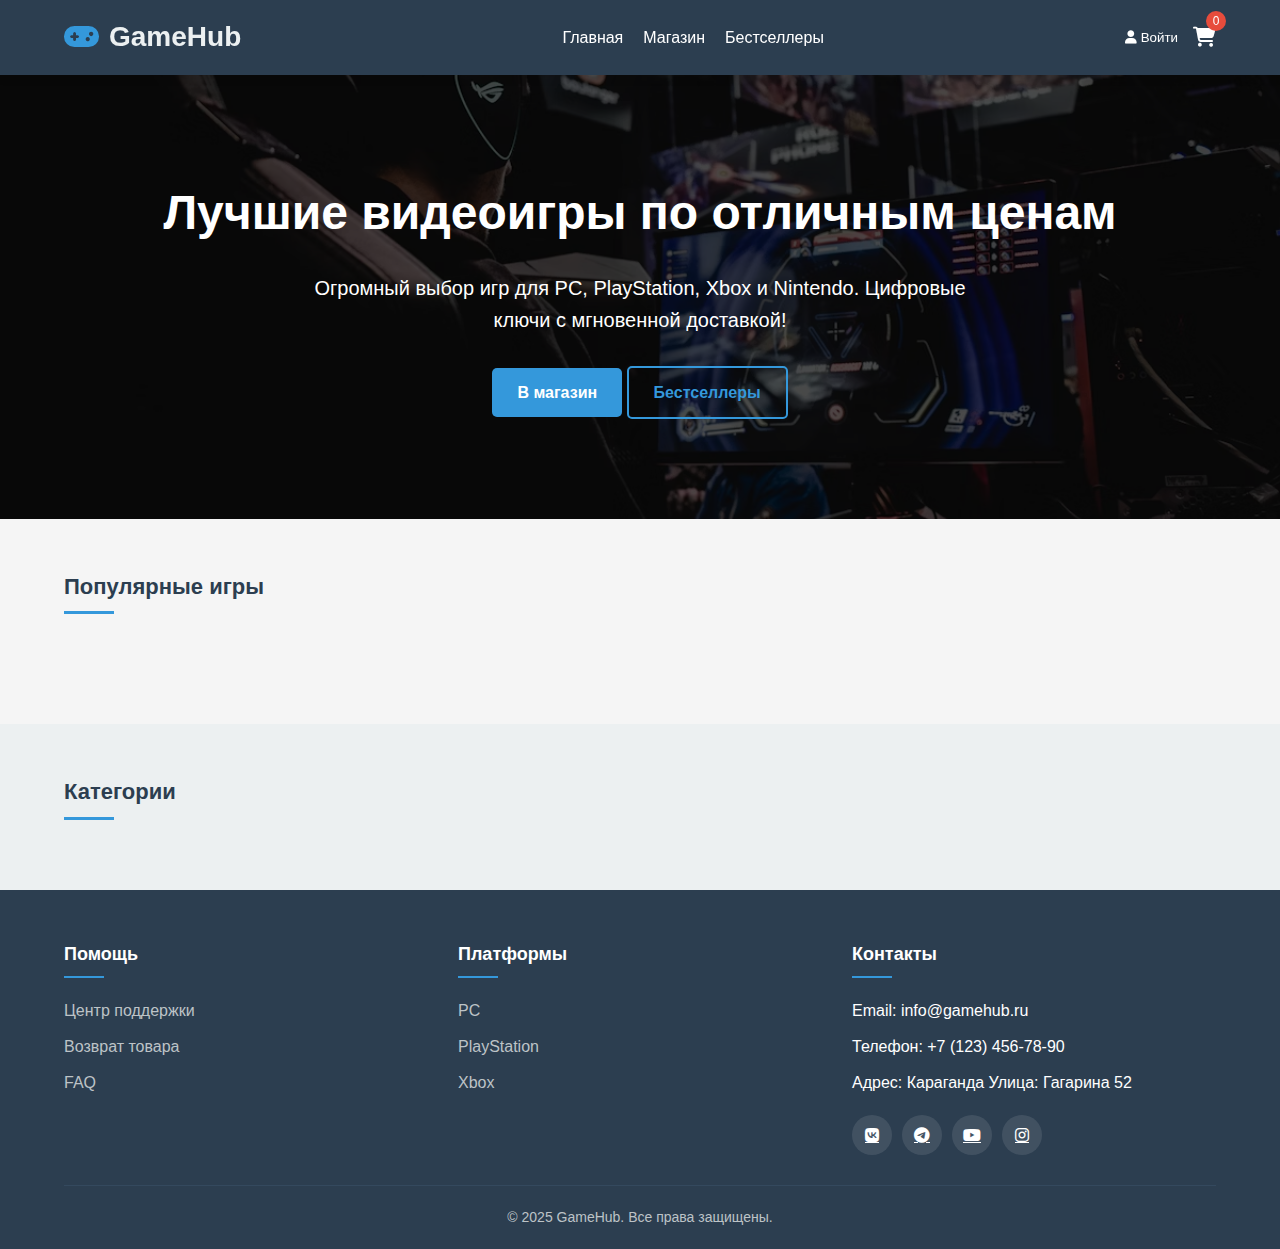
<file: index.html>
<!DOCTYPE html>
<html lang="ru">
<head>
    <meta charset="UTF-8">
    <meta name="viewport" content="width=device-width, initial-scale=1.0">
    <title>GameHub - Магазин видеоигр</title>
    <link rel="stylesheet" href="fontawesome-free-6.7.2-web\css/all.min.css">
   <link rel="stylesheet" href="main.css">
</head>
<body>
    <header>
        <div class="container">
            <div class="header-content">
                <div class="logo">
                    <i class="fas fa-gamepad"></i>Game<span>Hub</span>
                </div>
                <nav>
                    <ul>
                       <li><a href="glavnaya stranica.html">Главная</a></li>
                        <li><a href="magazin.html" class="active">Магазин</a></li>
                        <li><a href="bestsellers.html">Бестселлеры</a></li>
                        
                    </ul>
                </nav>
                <div class="search-cart">
                    <button id="authBtn" style="background: none; border: none; color: white; margin-right: 15px; cursor: pointer;">
                        <i class="fas fa-user"></i> Войти
                    </button>
                    <div class="cart-icon" id="cartIcon">
                        <i class="fas fa-shopping-cart"></i>
                        <span class="cart-count">0</span>
                    </div>
                </div>
            </div>
        </div>
    </header>
    
    <div class="auth-modal" id="authModal">
        <div class="modal-content" style="max-width: 400px;">
            <span class="close-modal">&times;</span>
            <div class="auth-tabs">
                <div class="auth-tab active" data-tab="login">Вход</div>
                <div class="auth-tab" data-tab="register">Регистрация</div>
            </div>
            <div class="modal-body">
                <form class="auth-form active" id="loginForm" action="profile.html" method="GET">
                    <input type="email" placeholder="Email" required>
                    <input type="password" placeholder="Пароль" required>
                    <button class="btn" type="submit">Войти</button>
                    <div class="auth-switch">
                        Нет аккаунта? <a class="" id="switchToRegister">Зарегистрироваться</a>
                    </div>
                </form>
                
                <form class="auth-form" id="registerForm" action="profile.html" method="GET">
                    <input type="text" placeholder="Имя" required>
                    <input type="email" placeholder="Email" required>
                    <input type="password" placeholder="Пароль" required>
                    <input type="password" placeholder="Повторите пароль" required>
                    <button class="btn" type="submit">Зарегистрироваться</button>
                    <div class="auth-switch">
                        Уже есть аккаунт? <a id="switchToLogin">Войти</a>
                    </div>
                </form>
            </div>
        </div>
    </div>
    <section class="hero">
        <div class="container">
            <h1>Лучшие видеоигры по отличным ценам</h1>
            <p>Огромный выбор игр для PC, PlayStation, Xbox и Nintendo. Цифровые ключи с мгновенной доставкой!</p>
            <a href="magazin.html" class="btn">В магазин</a>
            <a href="bestsellers.html" class="btn btn-outline">Бестселлеры</a>
        </div>
    </section>
    
    <section class="featured">
        <div class="container">
            <h2 class="section-title">Популярные игры</h2>
            <div class="games-grid" id="gamesGrid">
            </div>
        </div>
    </section>
    
    <section class="categories">
        <div class="container">
            <h2 class="section-title">Категории</h2>
            <div class="categories-grid" id="categoriesGrid">
            </div>
        </div>
    </section>
    
    
    
    <footer>
        <div class="container">
            <div class="footer-content">
                
                
                <div class="footer-column">
                    <h3>Помощь</h3>
                    <ul>
                         <li><a href="help.html">Центр поддержки</a></li>
                        <li><a href="help.html">Возврат товара</a></li>
                        <li><a href="help.html">FAQ</a></li>
                    </ul>
                </div>
                
                <div class="footer-column">
                    <h3>Платформы</h3>
                    <ul>
                        <li><a href="magazin.html">PC</a></li>
                        <li><a href="magazin.html">PlayStation</a></li>
                        <li><a href="magazin.html">Xbox</a></li>
                    </ul>
                </div>
                
                <div class="footer-column">
                    <h3>Контакты</h3>
                    <ul>
                        <li>Email: info@gamehub.ru</li>
                        <li>Телефон: +7 (123) 456-78-90</li>
                        <li>Адрес: Караганда Улица: Гагарина 52 </li>
                    </ul>
                    <div class="social-links">
                        <a href="#"><i class="fab fa-vk"></i></a>
                        <a href="#"><i class="fab fa-telegram"></i></a>
                        <a href="#"><i class="fab fa-youtube"></i></a>
                        <a href="#"><i class="fab fa-instagram"></i></a>
                    </div>
                </div>
            </div>
            
            <div class="copyright">
                &copy; 2025 GameHub. Все права защищены.
            </div>
        </div>
    </footer>
    
 
    <div class="modal" id="cartModal">
        <div class="modal-content">
            <span class="close-modal">&times;</span>
            <div class="modal-header">
                <h2>Ваша корзина</h2>
            </div>
            <div class="modal-body">
                <div class="cart-items" id="cartItems">
           
                    <div class="empty-cart">Ваша корзина пуста</div>
                </div>
                <div class="cart-total">
                    <span>Итого:</span>
                    <span id="cartTotal">0 ₸</span>
                </div>
              <a  class="btn" style="width: 100%; margin-top: 20px;" href="korzina.html">Оформить заказ</a>
            </div>
        </div>
    </div>
    
    <script src="main.js">
     
        
    </script>
</body>
</html>
</file>
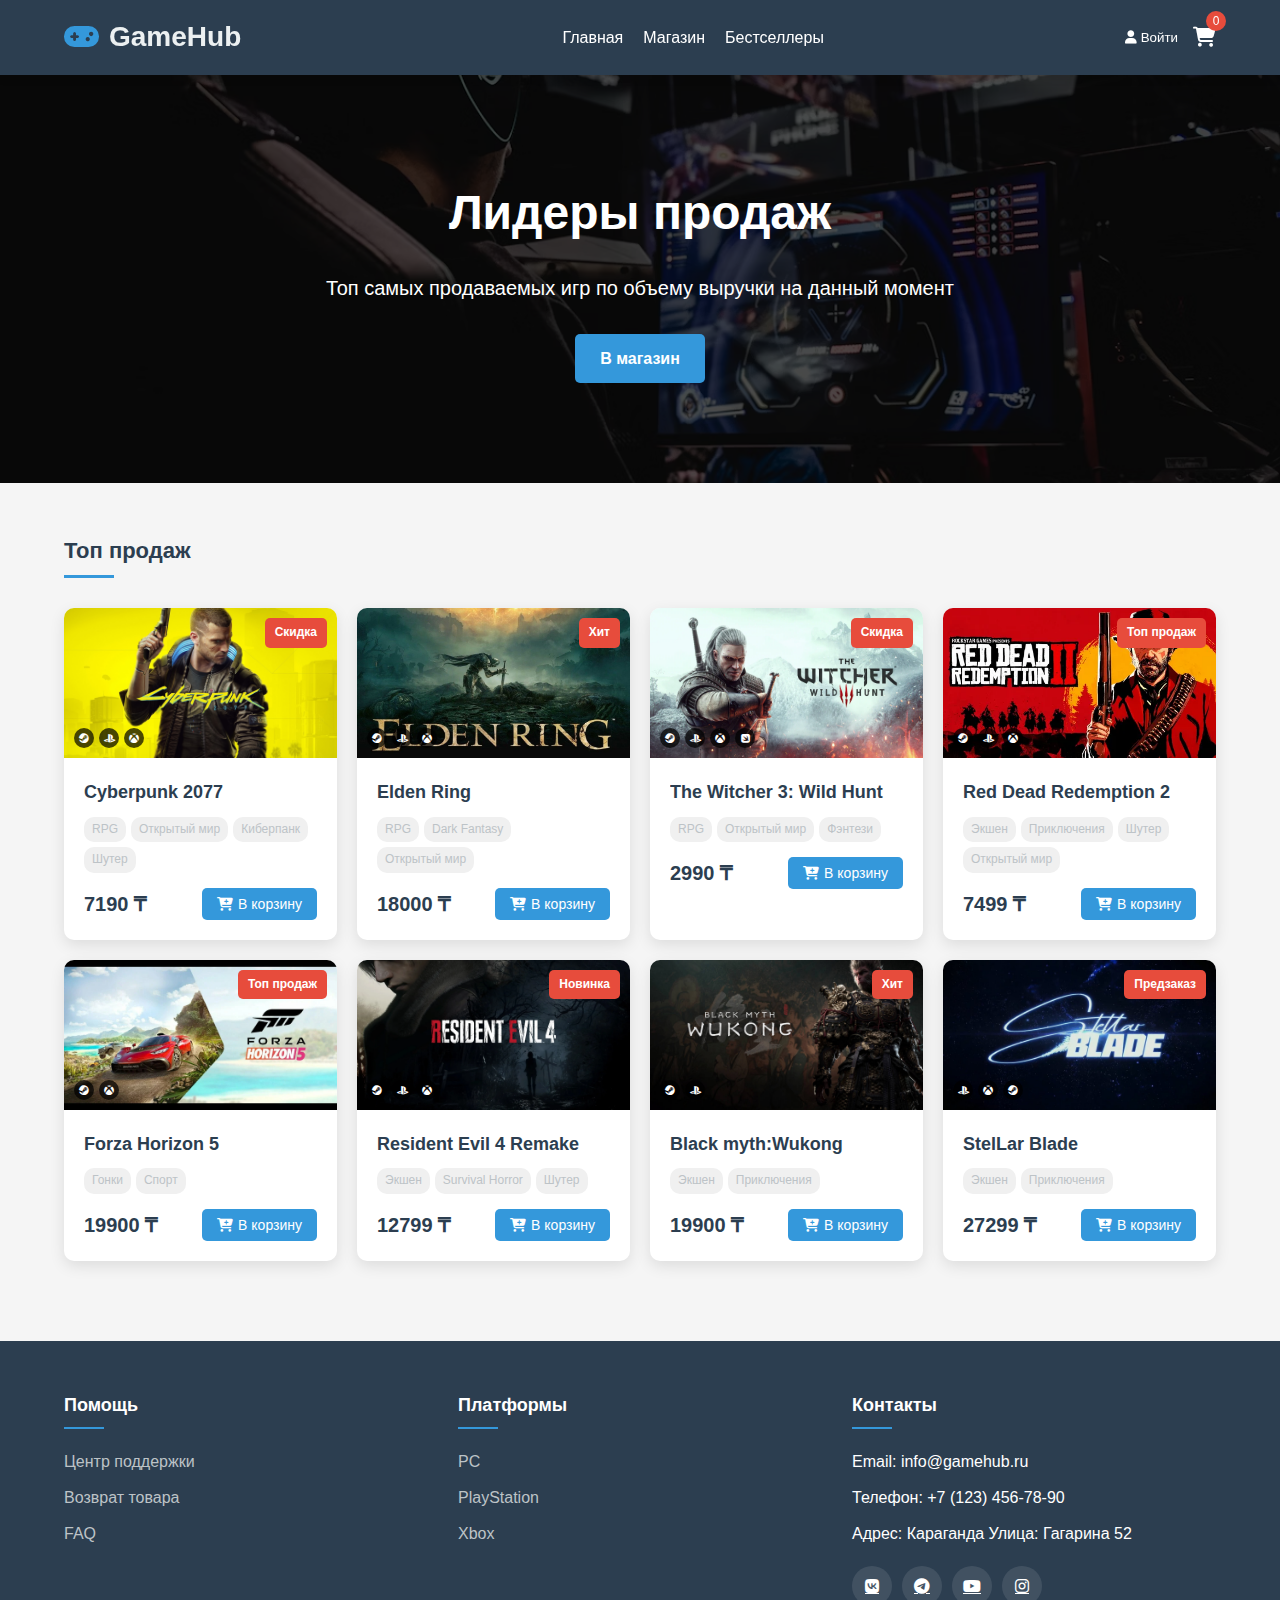
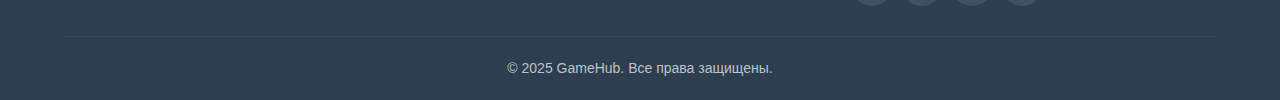
<file: bestsellers.html>
<!DOCTYPE html>
<html lang="ru">
<head>
    <meta charset="UTF-8">
    <meta name="viewport" content="width=device-width, initial-scale=1.0">
    <title>GameHub - Новинки видеоигр</title>
    <link rel="stylesheet" href="fontawesome-free-6.7.2-web/css/all.min.css">
    <link rel="stylesheet" href="main.css">
</head>

<body>
    <header>
        <div class="container">
            <div class="header-content">
                <div class="logo">
                    <i class="fas fa-gamepad"></i>Game<span>Hub</span>
                </div>
                <nav>
                    <ul>
                     <li><a href="glavnaya stranica.html">Главная</a></li>
                        <li><a href="magazin.html" class="active">Магазин</a></li>
                  <li><a href="bestsellers.html">Бестселлеры</a></li>
                        
                    </ul>
                </nav>
                <div class="search-cart">
                    <button id="authBtn" style="background: none; border: none; color: white; margin-right: 15px; cursor: pointer;">
                        <i class="fas fa-user"></i> Войти
                    </button>
                    <div class="cart-icon" id="cartIcon">
                        <i class="fas fa-shopping-cart"></i>
                        <span class="cart-count">0</span>
                    </div>
                </div>
            </div>
        </div>
    </header>
    
    <div class="auth-modal" id="authModal">
        <div class="modal-content" style="max-width: 400px;">
            <span class="close-modal">&times;</span>
            <div class="auth-tabs">
                <div class="auth-tab active" data-tab="login">Вход</div>
                <div class="auth-tab" data-tab="register">Регистрация</div>
            </div>
            <div class="modal-body">
                <form class="auth-form active" id="loginForm">
                    <input type="email" placeholder="Email" required>
                    <input type="password" placeholder="Пароль" required>
                    <button class="btn" type="submit">Войти</button>
                    <div class="auth-switch">
                        Нет аккаунта? <a class="" id="switchToRegister">Зарегистрироваться</a>
                    </div>
                </form>
                
                <form class="auth-form" id="registerForm" action="profile.html" method="GET">
                    <input type="text" placeholder="Имя" required>
                    <input type="email" placeholder="Email" required>
                    <input type="password" placeholder="Пароль" required>
                    <input type="password" placeholder="Повторите пароль" required>
                    <button class="btn" type="submit">Зарегистрироваться</button>
                    <div class="auth-switch">
                        Уже есть аккаунт? <a id="switchToLogin">Войти</a>
                    </div>
                </form>
            </div>
        </div>
    </div>

    <section class="hero">
        <div class="container">
            <h1>Лидеры продаж </h1>
            <p> Топ самых продаваемых игр по объему выручки на данный момент</p>
            <a href="magazin.html" class="btn">В магазин</a>
        </div>
    </section>
    
    <section class="featured">
        <div class="container">
            <h2 class="section-title">Топ продаж</h2>
            <div class="games-grid" id="newGamesGrid"></div>
        </div>
    </section>
    
    
    
    <footer>
        <div class="container">
            <div class="footer-content">
               
                
                <div class="footer-column">
                    <h3>Помощь</h3>
                    <ul>
                         <li><a href="help.html">Центр поддержки</a></li>
                        <li><a href="help.html">Возврат товара</a></li>
                        <li><a href="help.html">FAQ</a></li>
                    </ul>
                </div>
                
                <div class="footer-column">
                    <h3>Платформы</h3>
                    <ul>
                        <li><a href="magazin.html">PC</a></li>
                        <li><a href="magazin.html">PlayStation</a></li>
                        <li><a href="magazin.html">Xbox</a></li>
                    </ul>
                </div>
                
                <div class="footer-column">
                    <h3>Контакты</h3>
                    <ul>
                        <li>Email: info@gamehub.ru</li>
                        <li>Телефон: +7 (123) 456-78-90</li>
                        <li>Адрес: Караганда Улица: Гагарина 52 </li>
                    </ul>
                    <div class="social-links">
                        <a href="#"><i class="fab fa-vk"></i></a>
                        <a href="#"><i class="fab fa-telegram"></i></a>
                        <a href="#"><i class="fab fa-youtube"></i></a>
                        <a href="#"><i class="fab fa-instagram"></i></a>
                    </div>
                </div>
            </div>
            
            <div class="copyright">
                &copy; 2025 GameHub. Все права защищены.
            </div>
        </div>
    </footer>
    
    <div class="modal" id="cartModal">
        <div class="modal-content">
            <span class="close-modal">&times;</span>
            <div class="modal-header">
                <h2>Ваша корзина</h2>
            </div>
            <div class="modal-body">
                <div class="cart-items" id="cartItems">
                    <div class="empty-cart">Ваша корзина пуста</div>
                </div>
                <div class="cart-total">
                    <span>Итого:</span>
                    <span id="cartTotal">0 ₸</span>
                </div>
                <a class="btn" style="width: 100%; margin-top: 20px;" href="korzina.html">Оформить заказ</a>
            </div>
        </div>
    </div>
    
    <script src="main.js"></script>
  
</body>
</html>
</file>
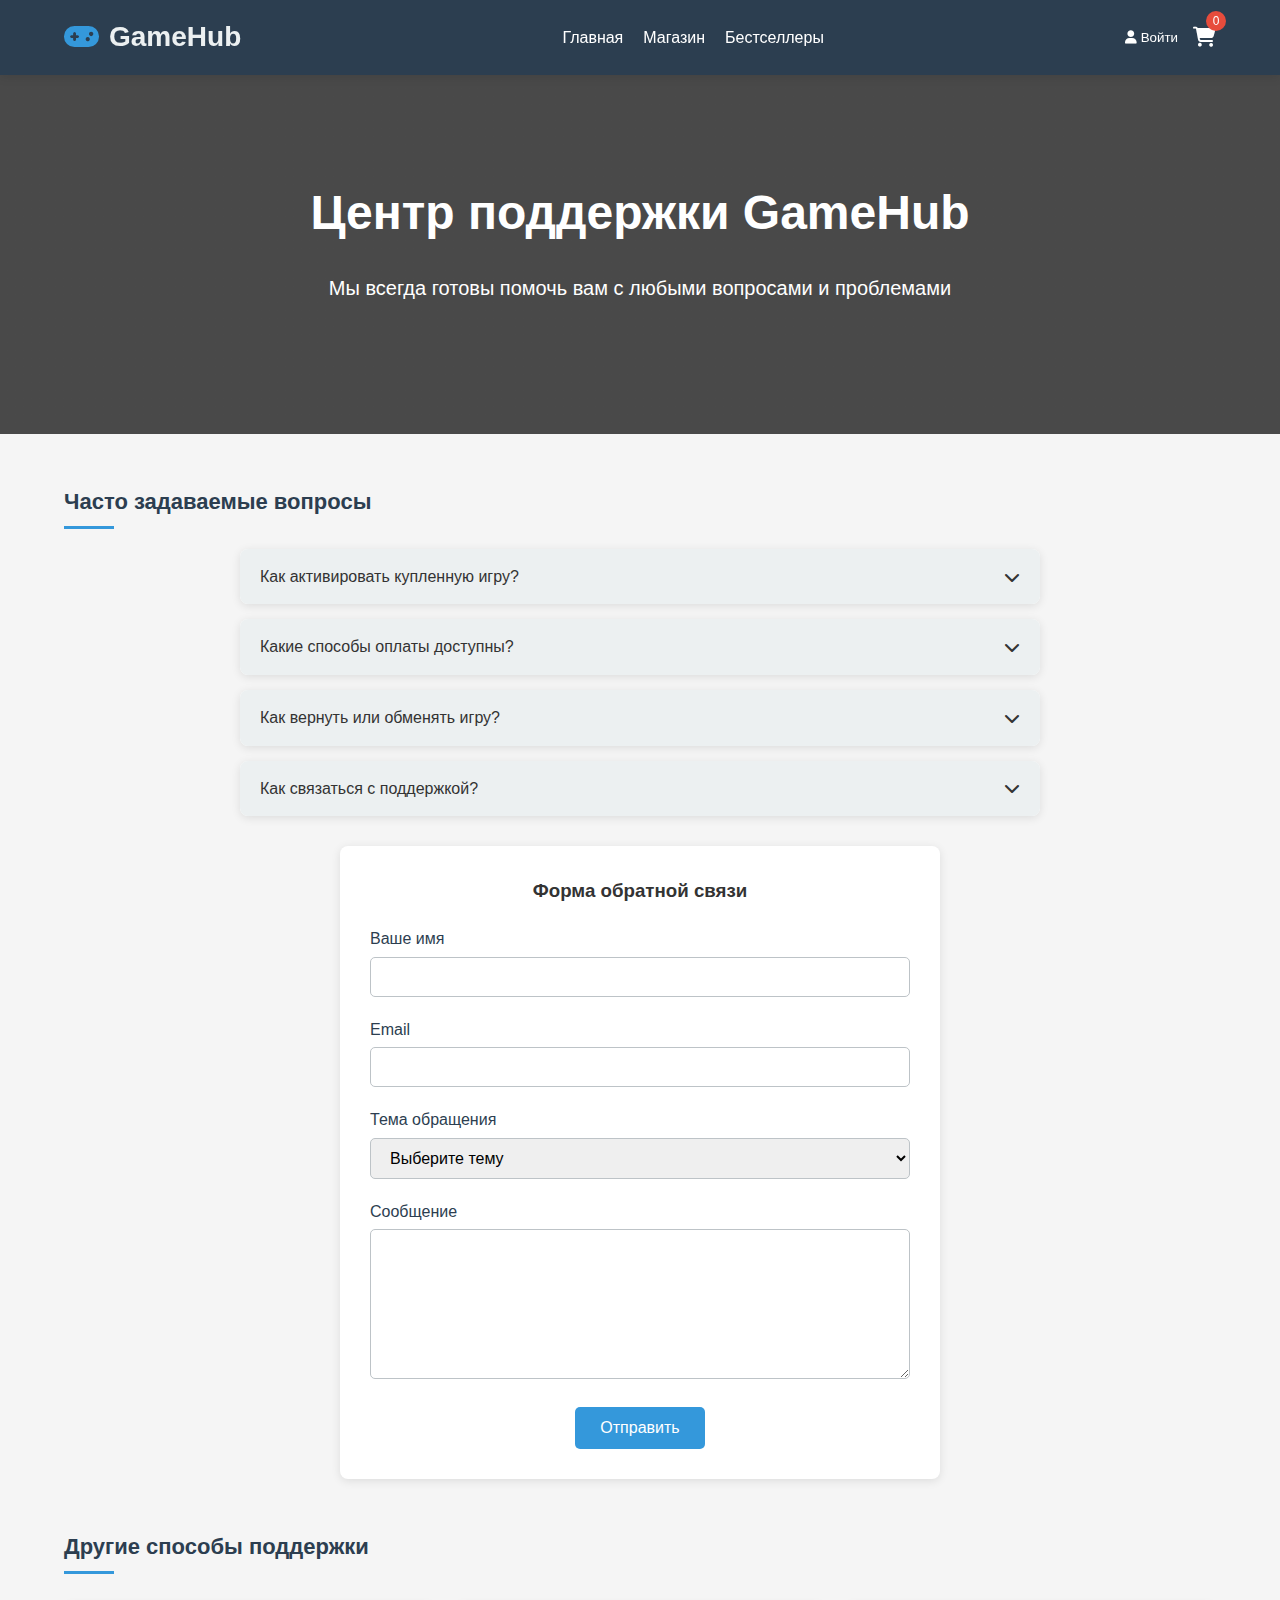
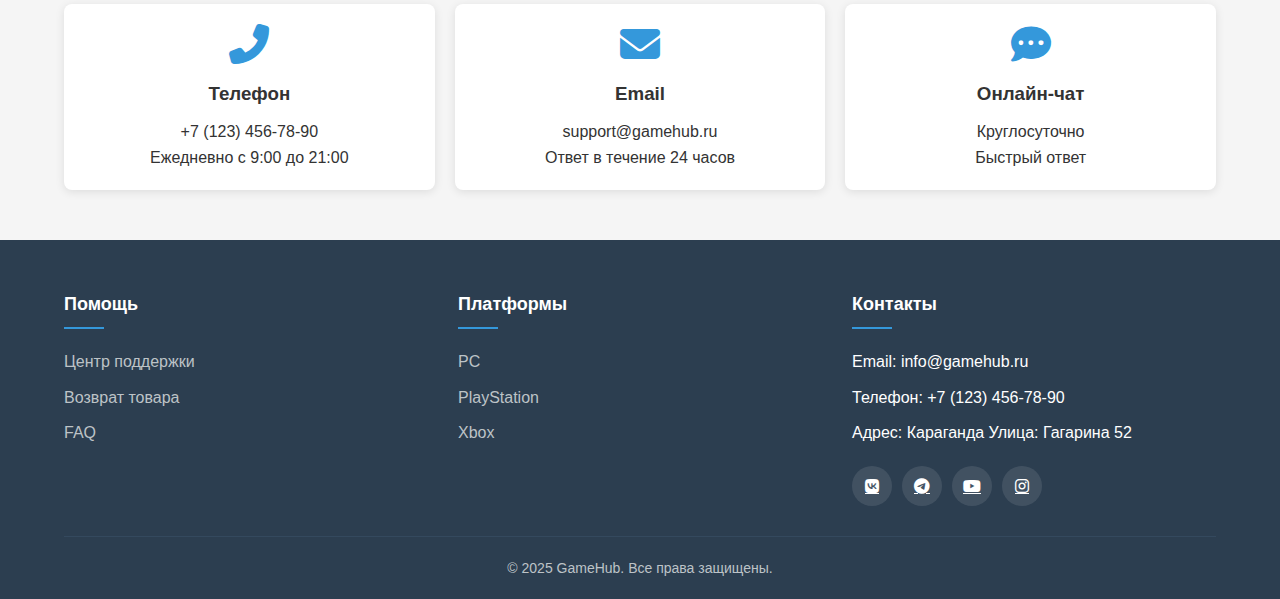
<file: help.html>
<!DOCTYPE html>
<html lang="ru">
<head>
    <meta charset="UTF-8">
    <meta name="viewport" content="width=device-width, initial-scale=1.0">
    <title>GameHub - Центр поддержки</title>
    <link rel="stylesheet" href="fontawesome-free-6.7.2-web/css/all.min.css">
    <link rel="stylesheet" href="main.css">
    <style>
        /* Дополнительные стили для страницы поддержки */
        .support-section {
            padding: 50px 0;
        }
        
        .faq-container {
            max-width: 800px;
            margin: 0 auto;
        }
        
        .faq-item {
            background: white;
            border-radius: 8px;
            box-shadow: 0 2px 10px rgba(0,0,0,0.1);
            margin-bottom: 15px;
            overflow: hidden;
        }
        
        .faq-question {
            padding: 15px 20px;
            background: var(--light);
            cursor: pointer;
            display: flex;
            justify-content: space-between;
            align-items: center;
            font-weight: 500;
        }
        
        .faq-question i {
            transition: transform 0.3s;
        }
        
        .faq-answer {
            padding: 0 20px;
            max-height: 0;
            overflow: hidden;
            transition: max-height 0.3s, padding 0.3s;
        }
        
        .faq-item.active .faq-question i {
            transform: rotate(180deg);
        }
        
        .faq-item.active .faq-answer {
            padding: 15px 20px;
            max-height: 500px;
        }
        
        .contact-form {
            background: white;
            border-radius: 8px;
            padding: 30px;
            box-shadow: 0 2px 10px rgba(0,0,0,0.1);
            max-width: 600px;
            margin: 30px auto 0;
        }
        
        .contact-form h3 {
            margin-bottom: 20px;
            text-align: center;
        }
        
        .form-group {
            margin-bottom: 20px;
        }
        
        .form-group label {
            display: block;
            margin-bottom: 5px;
            font-weight: 500;
        }
        
        .form-group input,
        .form-group textarea,
        .form-group select {
            width: 100%;
            padding: 10px 15px;
            border: 1px solid var(--gray);
            border-radius: 5px;
            font-size: 16px;
        }
        
        .form-group textarea {
            min-height: 150px;
            resize: vertical;
        }
        
        .submit-btn {
            background: var(--primary);
            color: white;
            border: none;
            padding: 12px 25px;
            border-radius: 5px;
            cursor: pointer;
            font-size: 16px;
            display: block;
            margin: 0 auto;
            transition: background 0.3s;
        }
        
        .submit-btn:hover {
            background: var(--primary-dark);
        }
        
        .support-categories {
            display: grid;
            grid-template-columns: repeat(auto-fit, minmax(250px, 1fr));
            gap: 20px;
            margin-top: 30px;
        }
        
        .support-category {
            background: white;
            border-radius: 8px;
            padding: 20px;
            box-shadow: 0 2px 10px rgba(0,0,0,0.1);
            text-align: center;
            transition: transform 0.3s;
        }
        
        .support-category:hover {
            transform: translateY(-5px);
        }
        
        .support-category i {
            font-size: 40px;
            color: var(--primary);
            margin-bottom: 15px;
        }
        
        .support-category h3 {
            margin-bottom: 10px;
        }
    </style>
</head>
<body>
    <header>
        <div class="container">
            <div class="header-content">
                <div class="logo">
                    <i class="fas fa-gamepad"></i>Game<span>Hub</span>
                </div>
                <nav>
                    <ul>
                        <li><a href="glavnaya stranica.html">Главная</a></li>
                        <li><a href="magazin.html">Магазин</a></li>
                        <li><a href="bestsellers.html">Бестселлеры</a></li>
                      
                    </ul>
                </nav>
                <div class="search-cart">
                    <button id="authBtn" style="background: none; border: none; color: white; margin-right: 15px; cursor: pointer;">
                        <i class="fas fa-user"></i> Войти
                    </button>
                    <div class="cart-icon" id="cartIcon">
                        <i class="fas fa-shopping-cart"></i>
                        <span class="cart-count">0</span>
                    </div>
                </div>
            </div>
        </div>
    </header>
    
    <div class="auth-modal" id="authModal">
        <div class="modal-content" style="max-width: 400px;">
            <span class="close-modal">&times;</span>
            <div class="auth-tabs">
                <div class="auth-tab active" data-tab="login">Вход</div>
                <div class="auth-tab" data-tab="register">Регистрация</div>
            </div>
            <div class="modal-body">
                <form class="auth-form active" id="loginForm">
                    <input type="email" placeholder="Email" required>
                    <input type="password" placeholder="Пароль" required>
                    <button class="btn" type="submit">Войти</button>
                    <div class="auth-switch">
                        Нет аккаунта? <a class="" id="switchToRegister">Зарегистрироваться</a>
                    </div>
                </form>
                
                <form class="auth-form" id="registerForm" action="profile.html" method="GET">
                    <input type="text" placeholder="Имя" required>
                    <input type="email" placeholder="Email" required>
                    <input type="password" placeholder="Пароль" required>
                    <input type="password" placeholder="Повторите пароль" required>
                    <button class="btn" type="submit">Зарегистрироваться</button>
                    <div class="auth-switch">
                        Уже есть аккаунт? <a id="switchToLogin">Войти</a>
                    </div>
                </form>
            </div>
        </div>
    </div>

    <section class="hero" style="background: linear-gradient(rgba(0,0,0,0.7), rgba(0,0,0,0.7)), url('https://images.unsplash.com/photo-1581094794329-c8112a89af12?ixlib=rb-4.0.3&ixid=M3wxMjA3fDB8MHxwaG90by1wYWdlfHx8fGVufDB8fHx8fA%3D%3D&auto=format&fit=crop&w=1200&q=80');">
        <div class="container">
            <h1>Центр поддержки GameHub</h1>
            <p>Мы всегда готовы помочь вам с любыми вопросами и проблемами</p>
        </div>
    </section>
    
    <section class="support-section">
        <div class="container">
            <h2 class="section-title">Часто задаваемые вопросы</h2>
            <div class="faq-container">
                <div class="faq-item">
                    <div class="faq-question">
                        <span>Как активировать купленную игру?</span>
                        <i class="fas fa-chevron-down"></i>
                    </div>
                    <div class="faq-answer">
                        <p>После покупки игры в вашем аккаунте на странице "Мои покупки" будет доступен ключ активации. Для активации:</p>
                        <ol>
                            <li>Откройте клиент платформы (Steam, Epic Games и т.д.)</li>
                            <li>Перейдите в раздел "Активировать продукт"</li>
                            <li>Введите полученный ключ и следуйте инструкциям</li>
                        </ol>
                    </div>
                </div>
                
                <div class="faq-item">
                    <div class="faq-question">
                        <span>Какие способы оплаты доступны?</span>
                        <i class="fas fa-chevron-down"></i>
                    </div>
                    <div class="faq-answer">
                        <p>Мы принимаем следующие способы оплаты:</p>
                        <ul>
                            <li>Банковские карты (Visa, Mastercard, Мир)</li>
                            <li>Электронные кошельки (Qiwi, WebMoney, Яндекс.Деньги)</li>
                            <li>Криптовалюты (Bitcoin, Ethereum)</li>
                            <li>Мобильные платежи</li>
                        </ul>
                    </div>
                </div>
                
                <div class="faq-item">
                    <div class="faq-question">
                        <span>Как вернуть или обменять игру?</span>
                        <i class="fas fa-chevron-down"></i>
                    </div>
                    <div class="faq-answer">
                        <p>Возврат или обмен игры возможен в течение 14 дней с момента покупки при следующих условиях:</p>
                        <ul>
                            <li>Игра не была активирована</li>
                            <li>Ключ не был показан или передан третьим лицам</li>
                            <li>Сохранилось подтверждение покупки</li>
                        </ul>
                        <p>Для оформления возврата заполните форму ниже.</p>
                    </div>
                </div>
                
                <div class="faq-item">
                    <div class="faq-question">
                        <span>Как связаться с поддержкой?</span>
                        <i class="fas fa-chevron-down"></i>
                    </div>
                    <div class="faq-answer">
                        <p>Вы можете:</p>
                        <ul>
                            <li>Написать нам через форму обратной связи ниже</li>
                            <li>Отправить email на support@gamehub.ru</li>
                            <li>Позвонить по телефону +7 (123) 456-78-90 (с 9:00 до 21:00 по МСК)</li>
                            <li>Написать в онлайн-чат (иконка в правом нижнем углу)</li>
                        </ul>
                    </div>
                </div>
            </div>
            
            <div class="contact-form">
                <h3>Форма обратной связи</h3>
                <form id="supportForm">
                    <div class="form-group">
                        <label for="name">Ваше имя</label>
                        <input type="text" id="name" required>
                    </div>
                    
                    <div class="form-group">
                        <label for="email">Email</label>
                        <input type="email" id="email" required>
                    </div>
                    
                    <div class="form-group">
                        <label for="topic">Тема обращения</label>
                        <select id="topic" required>
                            <option value="">Выберите тему</option>
                            <option value="payment">Проблемы с оплатой</option>
                            <option value="activation">Активация игры</option>
                            <option value="refund">Возврат средств</option>
                            <option value="other">Другое</option>
                        </select>
                    </div>
                    
                    <div class="form-group">
                        <label for="message">Сообщение</label>
                        <textarea id="message" required></textarea>
                    </div>
                    
                    <button type="submit" class="submit-btn">Отправить</button>
                </form>
            </div>
            
            <h2 class="section-title" style="margin-top: 50px;">Другие способы поддержки</h2>
            <div class="support-categories">
                <div class="support-category">
                    <i class="fas fa-phone-alt"></i>
                    <h3>Телефон</h3>
                    <p>+7 (123) 456-78-90</p>
                    <p>Ежедневно с 9:00 до 21:00</p>
                </div>
                
                <div class="support-category">
                    <i class="fas fa-envelope"></i>
                    <h3>Email</h3>
                    <p>support@gamehub.ru</p>
                    <p>Ответ в течение 24 часов</p>
                </div>
                
                <div class="support-category">
                    <i class="fas fa-comment-dots"></i>
                    <h3>Онлайн-чат</h3>
                    <p>Круглосуточно</p>
                    <p>Быстрый ответ</p>
                </div>
            </div>
        </div>
    </section>
    
    <footer>
        <div class="container">
            <div class="footer-content">
                
                
                <div class="footer-column">
                    <h3>Помощь</h3>
                    <ul>
                         <li><a href="help.html">Центр поддержки</a></li>
                        <li><a href="help.html">Возврат товара</a></li>
                        <li><a href="help.html">FAQ</a></li>
                    </ul>
                </div>
                
                <div class="footer-column">
                    <h3>Платформы</h3>
                    <ul>
                        <li><a href="magazin.html">PC</a></li>
                        <li><a href="magazin.html">PlayStation</a></li>
                        <li><a href="magazin.html">Xbox</a></li>
                    </ul>
                </div>
                
                <div class="footer-column">
                    <h3>Контакты</h3>
                    <ul>
                        <li>Email: info@gamehub.ru</li>
                        <li>Телефон: +7 (123) 456-78-90</li>
                        <li>Адрес: Караганда Улица: Гагарина 52 </li>
                    </ul>
                    <div class="social-links">
                        <a href="#"><i class="fab fa-vk"></i></a>
                        <a href="#"><i class="fab fa-telegram"></i></a>
                        <a href="#"><i class="fab fa-youtube"></i></a>
                        <a href="#"><i class="fab fa-instagram"></i></a>
                    </div>
                </div>
            </div>
            
            <div class="copyright">
                &copy; 2025 GameHub. Все права защищены.
            </div>
        </div>
    </footer>
    
    <div class="modal" id="cartModal">
        <div class="modal-content">
            <span class="close-modal">&times;</span>
            <div class="modal-header">
                <h2>Ваша корзина</h2>
            </div>
            <div class="modal-body">
                <div class="cart-items" id="cartItems">
                    <div class="empty-cart">Ваша корзина пуста</div>
                </div>
                <div class="cart-total">
                    <span>Итого:</span>
                    <span id="cartTotal">0 ₸</span>
                </div>
                <a class="btn" style="width: 100%; margin-top: 20px;" href="korzina.html">Оформить заказ</a>
            </div>
        </div>
    </div>
    
    <script src="main.js"></script>
    <script>
       document.addEventListener('DOMContentLoaded', function() {
    // 1. Инициализация FAQ
    const faqItems = document.querySelectorAll('.faq-item');
    faqItems.forEach(item => {
        item.querySelector('.faq-question').addEventListener('click', () => {
            item.classList.toggle('active');
        });
    });

    // 2. Обработка формы поддержки
    document.getElementById('supportForm')?.addEventListener('submit', function(e) {
        e.preventDefault();
        alert('Сообщение отправлено! Мы свяжемся с вами в ближайшее время.');
        this.reset();
    });

    // 3. Принудительная инициализация функционала корзины и авторизации
    if (window.initCartAndAuth) {
        window.initCartAndAuth();
    } else {
        console.error('Функция initCartAndAuth не найдена в main.js');
    }
});
    </script>
</body>
</html>
</file>
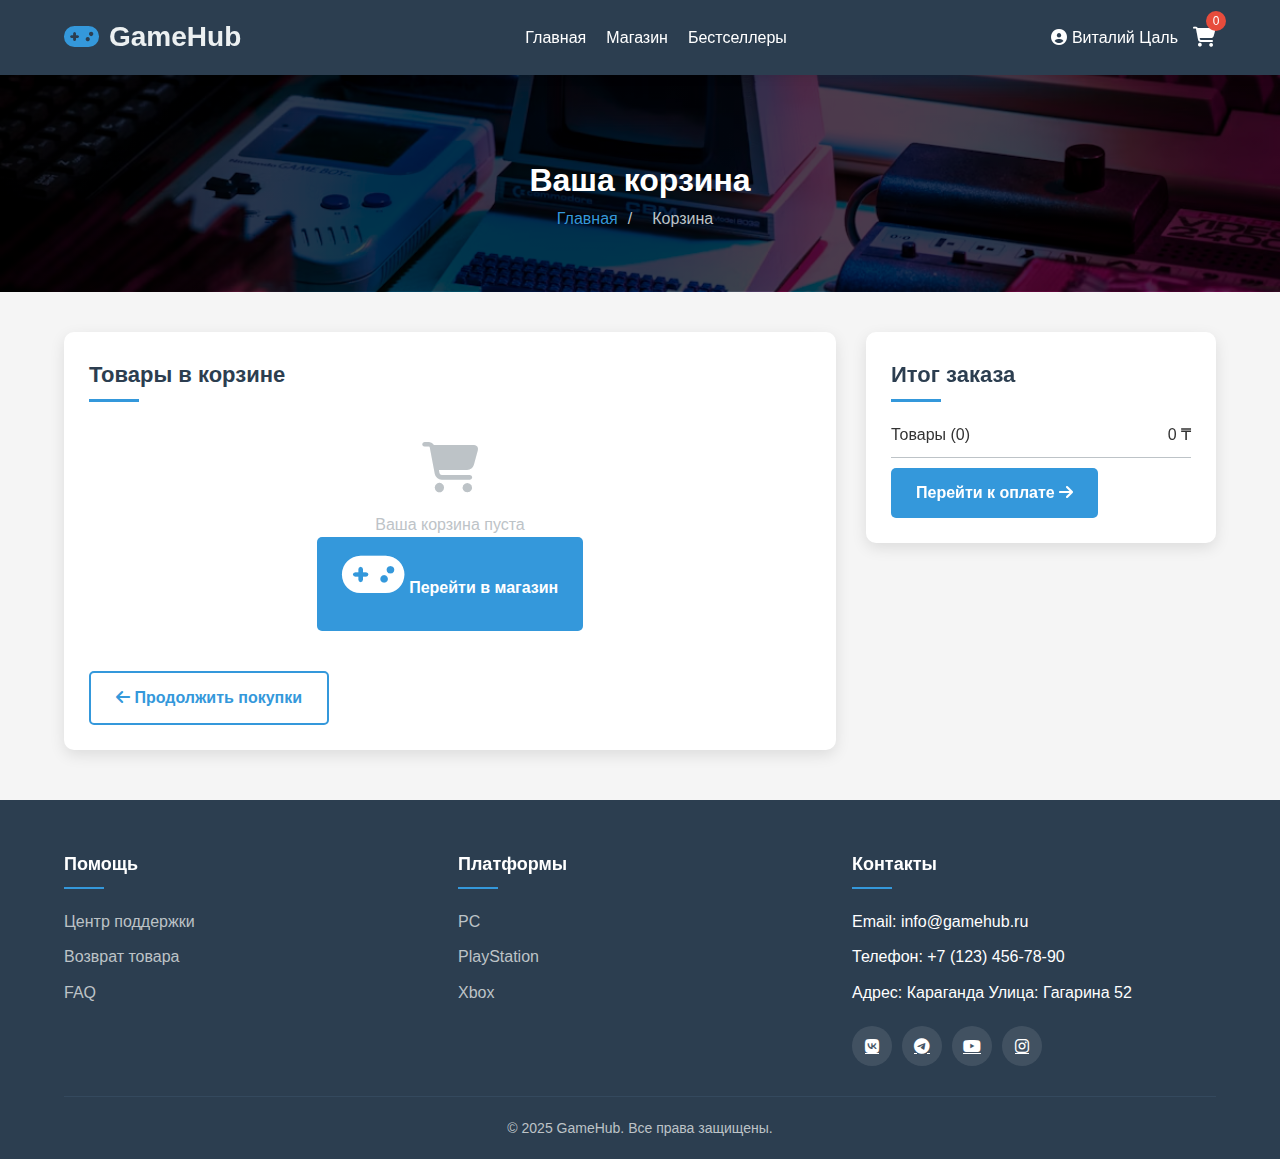
<file: korzina.html>
<!DOCTYPE html>
<html lang="ru">
<head>
    <meta charset="UTF-8">
    <meta name="viewport" content="width=device-width, initial-scale=1.0">
    <title>GameHub - Корзина</title>
    <link rel="stylesheet"  href="fontawesome-free-6.7.2-web\css/all.min.css">
    <link rel="stylesheet"  href="main.css">
</head>
<body>
    <!-- Header -->
    <header>
        <div class="container">
            <div class="header-content">
                <div class="logo">
                    <i class="fas fa-gamepad"></i>Game<span>Hub</span>
                </div>
                
                <nav>
                    <ul>
                  <li><a href="glavnaya stranica.html">Главная</a></li>
                        <li><a href="magazin.html" class="active">Магазин</a></li>
                    <li><a href="bestsellers.html">Бестселлеры</a></li>
                        
                    </ul>
                </nav>
                
               <div class="search-cart">
                    <div class="user-profile" style="margin-right: 15px; color: white; font-weight: 500;">
                        <i class="fas fa-user-circle" style="margin-right: 5px;"></i><span id="usernameDisplay">Виталий Цаль</span>
                    </div>
                    <div class="cart-icon" id="cartIcon">
                        <i class="fas fa-shopping-cart"></i>
                        <span class="cart-count" id="cartCount">0</span>
                    </div>
                </div>
            </div>
        </div>
            
      
    </header>

   
    <section class="cart-header">
        <div class="container">
            <h1>Ваша корзина</h1>
            <div class="breadcrumbs">
                <a href="glavnaya stranica.html">Главная</a>
                <span>/</span>
                <span>Корзина</span>
            </div>
        </div>
    </section>

 
    <div class="container">
        <div class="cart-container">
           
            <main class="cart-items-section">
                <h2 class="section-title">Товары в корзине</h2>
                
              <div class="cart-items-list" id="cartItemsList">
    </div>
                
                <div class="cart-actions">
                    <a href="magazin.html" class="btn btn-outline">
                        <i class="fas fa-arrow-left"></i> Продолжить покупки
                    </a>
                </div>
            </main>
            
            <!-- Боковая панель с итогами -->
            <aside class="cart-summary">
                <h2 class="section-title">Итог заказа</h2>
                
                <div class="summary-details" id="summaryDetails">
                    <!-- Итоги будут загружены через JavaScript -->
                </div>
                
                <a href="oplata.html" class="btn" id="checkoutBtn" disabled>
                    Перейти к оплате <i class="fas fa-arrow-right"></i>
                </a>
            </aside>
        </div>
    </div>
    <div class="modal" id="cartModal" style="display: none;">
    <div class="modal-content">
        <span class="close-modal">&times;</span>
        <div class="modal-header">
            <h2>Ваша корзина</h2>
        </div>
        <div class="modal-body">
            <div class="cart-items" id="cartItems"></div>
            <div class="cart-total">
                <span>Итого:</span>
                <span id="cartTotal">0 ₸</span>
            </div>
            <a href="korzina.html" class="btn">Оформить заказ</a>
        </div>
    </div>
</div>

<!-- Auth Modal -->
<div class="modal" id="authModal" style="display: none;">
    <div class="modal-content">
        <span class="close-modal">&times;</span>
        <div class="auth-tabs">
            <div class="auth-tab active" data-tab="login">Вход</div>
            <div class="auth-tab" data-tab="register">Регистрация</div>
        </div>
        
        <form id="loginForm" class="auth-form active">
            <div class="form-group">
                <label for="loginEmail">Email</label>
                <input type="email" id="loginEmail" required>
            </div>
            <div class="form-group">
                <label for="loginPassword">Пароль</label>
                <input type="password" id="loginPassword" required>
            </div>
            <button type="submit" class="btn">Войти</button>
        </form>
        
        <form id="registerForm" class="auth-form">
            <div class="form-group">
                <label for="registerName">Имя</label>
                <input type="text" id="registerName" required>
            </div>
            <div class="form-group">
                <label for="registerEmail">Email</label>
                <input type="email" id="registerEmail" required>
            </div>
            <div class="form-group">
                <label for="registerPassword">Пароль</label>
                <input type="password" id="registerPassword" required>
            </div>
            <div class="form-group">
                <label for="registerConfirmPassword">Подтвердите пароль</label>
                <input type="password" id="registerConfirmPassword" required>
            </div>
            <button type="submit" class="btn">Зарегистрироваться</button>
        </form>
    </div>
</div>

    <!-- Footer -->
    <footer>
        <div class="container">
            <div class="footer-content">
                
                
                <div class="footer-column">
                    <h3>Помощь</h3>
                    <ul>
                         <li><a href="help.html">Центр поддержки</a></li>
                        <li><a href="help.html">Возврат товара</a></li>
                        <li><a href="help.html">FAQ</a></li>
                    </ul>
                </div>
                
                <div class="footer-column">
                    <h3>Платформы</h3>
                    <ul>
                        <li><a href="magazin.html">PC</a></li>
                        <li><a href="magazin.html">PlayStation</a></li>
                        <li><a href="magazin.html">Xbox</a></li>
                    </ul>
                </div>
                
                <div class="footer-column">
                    <h3>Контакты</h3>
                    <ul>
                        <li>Email: info@gamehub.ru</li>
                        <li>Телефон: +7 (123) 456-78-90</li>
                        <li>Адрес: Караганда Улица: Гагарина 52 </li>
                    </ul>
                    <div class="social-links">
                        <a href="#"><i class="fab fa-vk"></i></a>
                        <a href="#"><i class="fab fa-telegram"></i></a>
                        <a href="#"><i class="fab fa-youtube"></i></a>
                        <a href="#"><i class="fab fa-instagram"></i></a>
                    </div>
                </div>
            </div>
            
            <div class="copyright">
                &copy; 2025 GameHub. Все права защищены.
            </div>
        </div>
    </footer>

    <script src="main.js">
  
    </script>
</body>
</html>
</file>
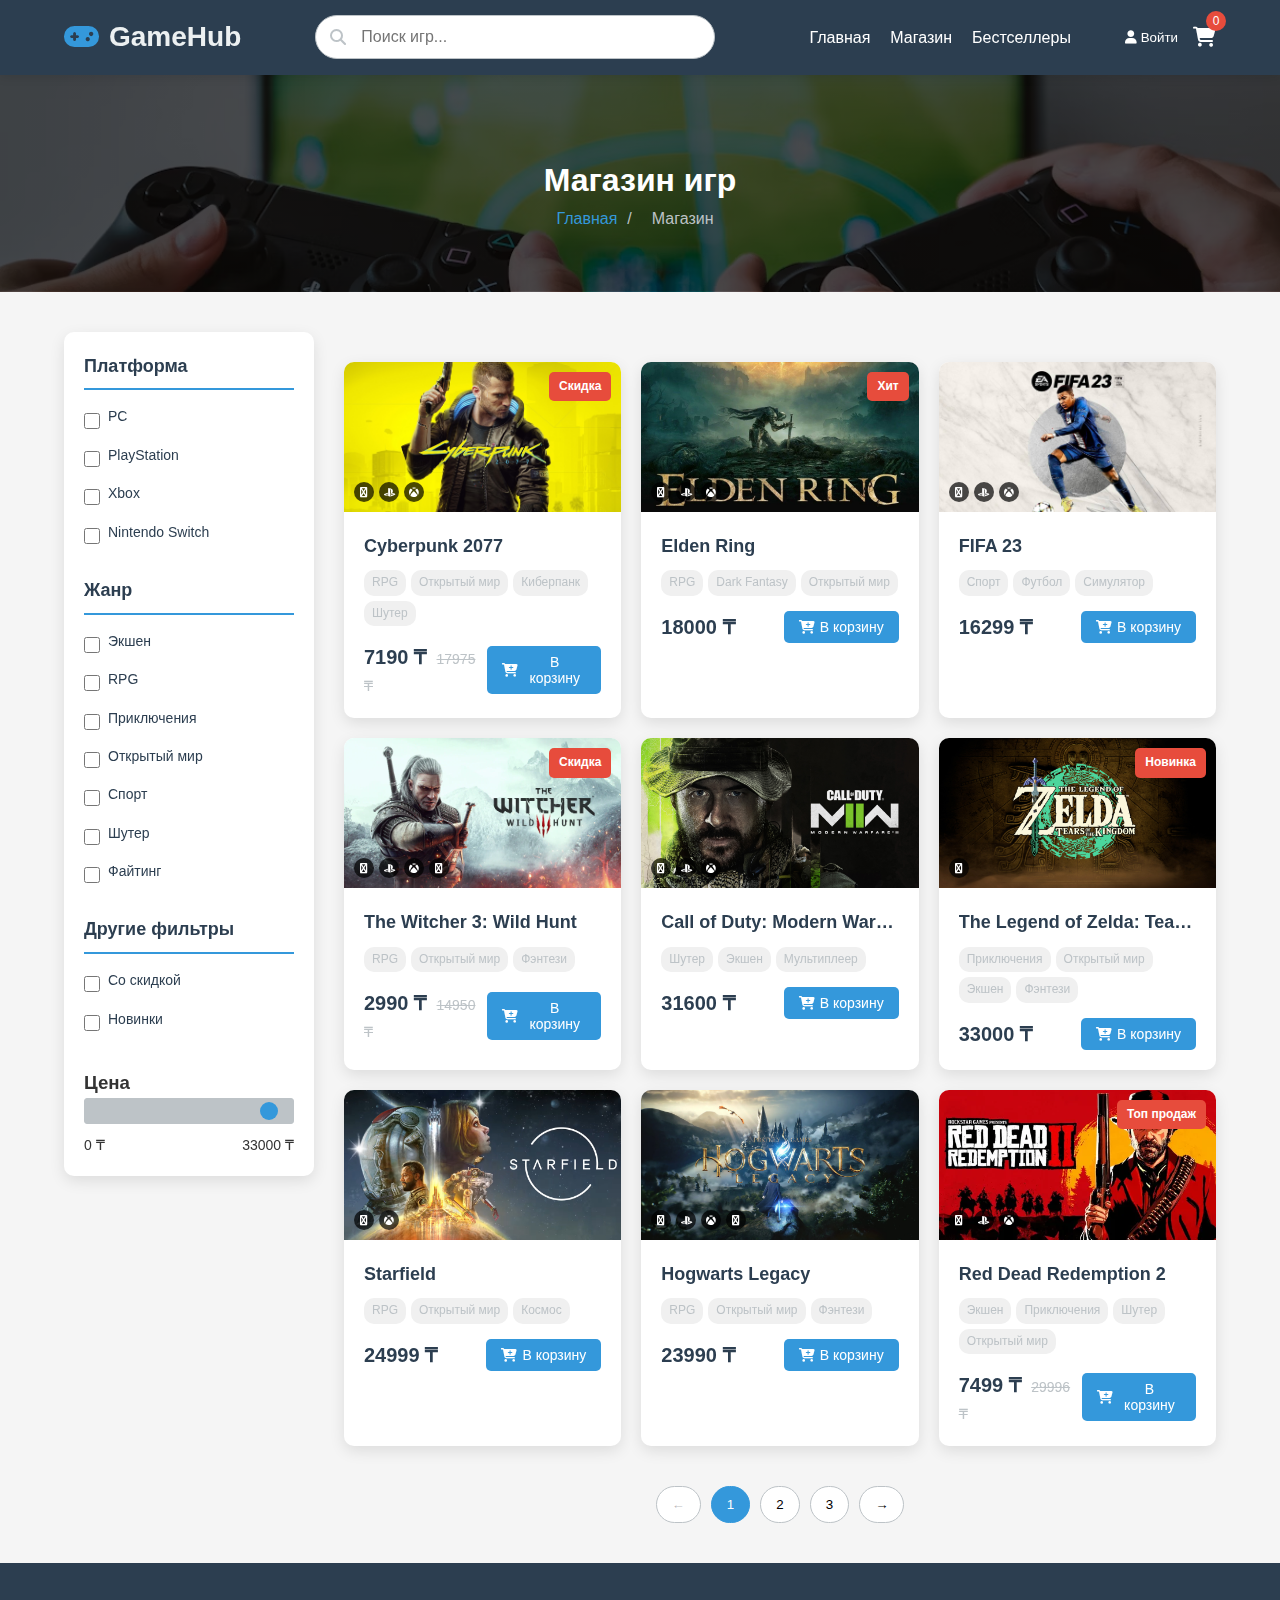
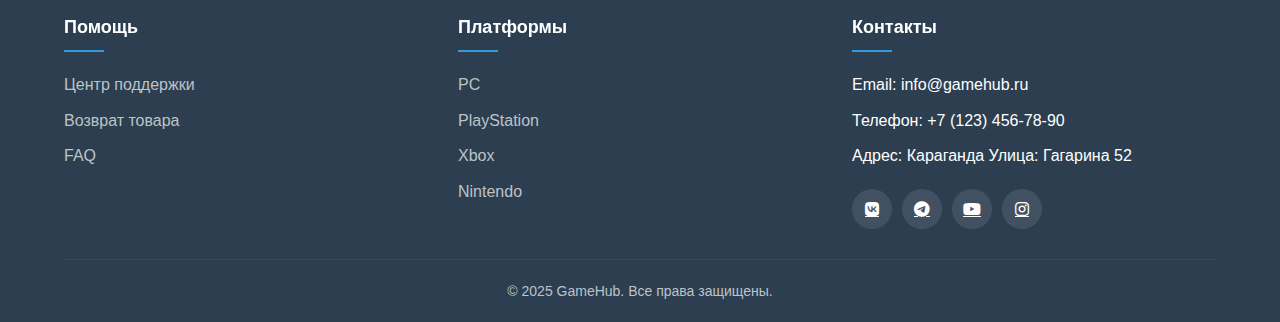
<file: magazin.html>
<!DOCTYPE html>
<html lang="ru">
<head>
    <meta charset="UTF-8">
    <meta name="viewport" content="width=device-width, initial-scale=1.0">
    <title>GameHub - Магазин игр</title>
    <link rel="stylesheet"  href="fontawesome-free-6.7.2-web\css/all.min.css">
    <link rel="stylesheet" href="main.css">
   
</head>
<body>
    <!-- шапки* -->
    <header>
        <div class="container">
            <div class="header-content">
                <div class="logo">
                    <i class="fas fa-gamepad"></i>Game<span>Hub</span>
                </div>
                
                <!-- Добавляем поиск в шапку -->
                <div class="search-container" style="flex: 1; max-width: 400px; margin: 0 20px;">
                    <i class="fas fa-search search-icon"></i>
                    <input type="text" id="headerSearch" placeholder="Поиск игр...">
                </div>
                
                <nav>
                    <ul>
                        <li><a href="glavnaya stranica.html">Главная</a></li>
                        <li><a href="magazin.html" class="active">Магазин</a></li>
                     <li><a href="bestsellers.html">Бестселлеры</a></li>
                        
                    </ul>
                </nav>
                
                <div class="search-cart">
                    <button id="authBtn" style="background: none; border: none; color: white; margin-right: 15px; cursor: pointer;">
                        <i class="fas fa-user"></i> Войти
                    </button>
                    <div class="cart-icon" id="cartIcon">
                        <i class="fas fa-shopping-cart"></i>
                        <span class="cart-count">0</span>
                    </div>
                </div>
            </div>
        </div>
    </header>

    
    <section class="shop-header">
        <div class="container">
            <h1>Магазин игр</h1>
            <div class="breadcrumbs">
                <a href="glavnaya stranica.html">Главная</a>
                <span>/</span>
                <span>Магазин</span>
            </div>
        </div>
    </section>

      <!-- Основной контент -->
      <div class="container">
        <div class="shop-container">
            <!-- Боковая панель фильтров -->
            <aside class="filters-sidebar">
                <div class="filter-section">
                    <h3>Платформа</h3>
                    <div class="filter-option">
                        <input type="checkbox" id="pc" name="platform" value="pc" >
                        <label for="pc">PC</label>
                    </div>
                    <div class="filter-option">
                        <input type="checkbox" id="ps" name="platform" value="ps" >
                        <label for="ps">PlayStation</label>
                    </div>
                    <div class="filter-option">
                        <input type="checkbox" id="xbox" name="platform" value="xbox" >
                        <label for="xbox">Xbox</label>
                    </div>
                    <div class="filter-option">
                        <input type="checkbox" id="switch" name="platform" value="switch" >
                        <label for="switch">Nintendo Switch</label>
                    </div>
                </div>
                
               <div class="filter-section">
    <h3>Жанр</h3>
    <div class="filter-option">
        <input type="checkbox" id="action" name="genre" value="Экшен" >
        <label for="action">Экшен</label>
    </div>
    <div class="filter-option">
        <input type="checkbox" id="rpg" name="genre" value="rpg" >
        <label for="rpg">RPG</label>
    </div>
    <div class="filter-option">
        <input type="checkbox" id="adventure" name="genre" value="Приключения" >
        <label for="adventure">Приключения</label>
    </div>
    <div class="filter-option">
        <input type="checkbox" id="openworld" name="genre" value="Открытый мир" >
        <label for="openworld">Открытый мир</label>
    </div>
    <div class="filter-option">
        <input type="checkbox" id="sport" name="genre" value="Спорт" >
        <label for="sport">Спорт</label>
    </div>
    <div class="filter-option">
        <input type="checkbox" id="shooter" name="genre" value="Шутер">
        <label for="shooter">Шутер</label>
    </div>
    <div class="filter-option">
        <input type="checkbox" id="fighting" name="genre" value="Файтинг" >
        <label for="fighting">Файтинг</label>
    </div>
</div>
                
                <div class="filter-section">
                    <h3>Другие фильтры</h3>
                    <div class="filter-option">
                        <input type="checkbox" id="discount" name="discount" value="true">
                        <label for="discount">Со скидкой</label>
                    </div>
                    <div class="filter-option">
                        <input type="checkbox" id="new" name="new" value="true">
                        <label for="new">Новинки</label>
                    </div>
                </div>
                
                <div class="price-filter">
                    <h3>Цена</h3>
                    <input type="range" class="price-range" id="priceRange" min="0" max="10000" value="10000">
                    <div class="price-values">
                        <span>0 ₸</span>
                        <span id="maxPrice">100000 ₸</span>
                    </div>
                </div>
            </aside>
            
            

        <!-- Games Grid -->
        <main class="games-content">
            <div class="games-grid" id="gamesGrid">
            <!-- Games will be loaded by JavaScript -->
        </div>

        <!-- Pagination -->
        <div class="pagination" id="pagination">
            <!-- Pagination buttons will be generated by JavaScript -->
        </div>
    </main>
</div>
</div>

    <!-- Footer -->
    <footer>
        <div class="container">
            <div class="footer-content">
                
                <div class="footer-column">
                    <h3>Помощь</h3>
                    <ul>
                        <li><a href="help.html">Центр поддержки</a></li>
                        <li><a href="help.html">Возврат товара</a></li>
                        <li><a href="help.html">FAQ</a></li>
                    </ul>
                </div>
                
                <div class="footer-column">
                    <h3>Платформы</h3>
                    <ul>
                        <li><a href="magazin.html">PC</a></li>
                        <li><a href="magazin.html">PlayStation</a></li>
                        <li><a href="magazin.html">Xbox</a></li>
                        <li><a href="magazin.html">Nintendo</a></li>
                    </ul>
                </div>
                
                <div class="footer-column">
                    <h3>Контакты</h3>
                    <ul>
                        <li>Email: info@gamehub.ru</li>
                        <li>Телефон: +7 (123) 456-78-90</li>
                        <li>Адрес: Караганда Улица: Гагарина 52 </li>
                    </ul>
                    <div class="social-links">
                        <a href="#"><i class="fab fa-vk"></i></a>
                        <a href="#"><i class="fab fa-telegram"></i></a>
                        <a href="#"><i class="fab fa-youtube"></i></a>
                        <a href="#"><i class="fab fa-instagram"></i></a>
                    </div>
                </div>
            </div>
            
            <div class="copyright">
                &copy; 2025 GameHub. Все права защищены.
            </div>
        </div>
    </footer>


    <div class="modal" id="cartModal">
        <div class="modal-content">
            <span class="close-modal">&times;</span>
            <div class="modal-header">
                <h2>Ваша корзина</h2>
            </div>
            <div class="modal-body">
                <div class="cart-items" id="cartItems">
                    <div class="empty-cart">Ваша корзина пуста</div>
                </div>
                <div class="cart-total">
                    <span>Итого:</span>
                    <span id="cartTotal">0 ₸</span>
                </div>
                <a href="korzina.html" class="btn" style="width: 100%; margin-top: 20px;">Оформить заказ</a>
            </div>
        </div>
    </div>

    <div class="auth-modal" id="authModal">
        <div class="modal-content" style="max-width: 400px;">
            <span class="close-modal">&times;</span>
            <div class="auth-tabs">
                <div class="auth-tab active" data-tab="login">Вход</div>
                <div class="auth-tab" data-tab="register">Регистрация</div>
            </div>
            <div class="modal-body">
                <form class="auth-form active" id="loginForm">
                    <input type="email" placeholder="Email" required>
                    <input type="password" placeholder="Пароль" required>
                    <button type="submit">Войти</button>
                    <div class="auth-switch">
                        Нет аккаунта? <a id="switchToRegister">Зарегистрироваться</a>
                    </div>
                </form>
                
                <form class="auth-form" id="registerForm" action="register.html" method="GET">
                    <input type="text" placeholder="Имя" required>
                    <input type="email" placeholder="Email" required>
                    <input type="password" placeholder="Пароль" required>
                    <input type="password" placeholder="Повторите пароль" required>
                    <button type="submit">Зарегистрироваться</button>
                    <div class="auth-switch">
                        Уже есть аккаунт? <a id="switchToLogin">Войти</a>
                    </div>
                </form>
            </div>
        </div>
    </div>

    
   <script src="main.js">
   
    
   </script>
  
</body>
</html>
</file>
<file: main.css>
/* Основные переменные и стили */
:root {
    --primary: #3498db;
    --primary-dark: #2980b9;
    --dark: #2c3e50;
    --light: #ecf0f1;
    --gray: #bdc3c7;
    --danger: #e74c3c;
    --success: #2ecc71;
    --warning: #f39c12;
}

* {
    margin: 0;
    padding: 0;
    box-sizing: border-box;
    font-family: 'Segoe UI', Tahoma, Geneva, Verdana, sans-serif;
}

body {
    background-color: #f5f5f5;
    color: #333;
    line-height: 1.6;
}

.container {
    width: 90%;
    max-width: 1200px;
    margin: 0 auto;
}

/* Анимации */
@keyframes fadeIn {
    from { opacity: 0; transform: translateY(10px); }
    to { opacity: 1; transform: translateY(0); }
}

@keyframes fadeInDown {
    from {
        opacity: 0;
        transform: translateY(-20px);
    }
    to {
        opacity: 1;
        transform: translateY(0);
    }
}

@keyframes fadeInUp {
    from {
        opacity: 0;
        transform: translateY(20px);
    }
    to {
        opacity: 1;
        transform: translateY(0);
    }
}

@keyframes modalFadeIn {
    from {
        opacity: 0;
        transform: translateY(-50px);
    }
    to {
        opacity: 1;
        transform: translateY(0);
    }
}

/* Общие стили для header */
header {
    background-color: var(--dark);
    color: white;
    padding: 15px 0;
    position: sticky;
    top: 0;
    z-index: 100;
    box-shadow: 0 2px 10px rgba(0,0,0,0.1);
}

.header-content {
    display: flex;
    justify-content: space-between;
    align-items: center;
    flex-wrap: wrap;
}

.logo {
    font-size: 28px;
    font-weight: bold;
    color: var(--light);
    display: flex;
    align-items: center;
}

.logo i {
    margin-right: 10px;
    color: var(--primary);
}

.menu-toggle {
    display: none;
    background: none;
    border: none;
    color: white;
    font-size: 24px;
    cursor: pointer;
}

nav ul {
    display: flex;
    list-style: none;
}

nav ul li {
    margin-left: 20px;
}

nav ul li a {
    color: white;
    text-decoration: none;
    font-weight: 500;
    transition: color 0.3s;
    position: relative;
}

nav ul li a:hover {
    color: var(--primary);
}

nav ul li a::after {
    content: '';
    position: absolute;
    width: 0;
    height: 2px;
    background: var(--primary);
    bottom: -5px;
    left: 0;
    transition: width 0.3s;
}

nav ul li a:hover::after {
    width: 100%;
}

.search-cart {
    display: flex;
    align-items: center;
}

.search-box {
    position: relative;
    margin-right: 15px;
}

.search-box input {
    padding: 8px 15px 8px 35px;
    border-radius: 20px;
    border: none;
    width: 200px;
    transition: width 0.3s;
}

.search-box input:focus {
    width: 250px;
    outline: none;
}

.search-box i {
    position: absolute;
    left: 10px;
    top: 50%;
    transform: translateY(-50%);
    color: var(--dark);
}

.cart-icon {
    color: white;
    font-size: 20px;
    position: relative;
    cursor: pointer;
}

.cart-count {
    position: absolute;
    top: -10px;
    right: -10px;
    background-color: var(--danger);
    color: white;
    border-radius: 50%;
    width: 20px;
    height: 20px;
    display: flex;
    align-items: center;
    justify-content: center;
    font-size: 12px;
}

/* Общие стили для кнопок */
.btn {
    display: inline-block;
    background-color: var(--primary);
    color: white;
    padding: 12px 25px;
    border-radius: 5px;
    text-decoration: none;
    font-weight: bold;
    transition: all 0.3s;
    border: none;
    cursor: pointer;
    font-size: 16px;
    text-align: center;
}

.btn:hover {
    background-color: var(--primary-dark);
    transform: translateY(-2px);
    box-shadow: 0 4px 8px rgba(0,0,0,0.1);
}

.btn:disabled {
    background-color: var(--gray);
    cursor: not-allowed;
    transform: none;
}

.btn-outline {
    background-color: transparent;
    color: var(--primary);
    border: 2px solid var(--primary);
}

.btn-outline:hover {
    background-color: var(--primary);
    color: white;
}

/* Общие стили для секций с заголовками */
.section-title {
    font-size: 22px;
    margin-bottom: 20px;
    color: var(--dark);
    position: relative;
    padding-bottom: 10px;
}

.section-title::after {
    content: '';
    position: absolute;
    width: 50px;
    height: 3px;
    background: var(--primary);
    bottom: 0;
    left: 0;
}

/* Общие стили для hero-секций */
.hero-section {
    background: linear-gradient(rgba(0,0,0,0.7), rgba(0,0,0,0.7)), var(--hero-image);
    background-size: cover;
    background-position: center;
    padding: 80px 0 60px;
    text-align: center;
    color: white;
    margin-bottom: 40px;
}

.hero-section h1 {
    font-size: 42px;
    margin-bottom: 15px;
    animation: fadeInDown 1s;
}

.breadcrumbs {
    display: flex;
    justify-content: center;
    align-items: center;
    font-size: 16px;
    animation: fadeInUp 1s;
}

.breadcrumbs a {
    color: var(--primary);
    text-decoration: none;
    transition: color 0.3s;
}

.breadcrumbs a:hover {
    color: white;
}

.breadcrumbs span {
    margin: 0 10px;
    color: var(--gray);
}

/* Общие стили для footer */
footer {
    background-color: var(--dark);
    color: white;
    padding: 50px 0 20px;
}

.footer-content {
    display: grid;
    grid-template-columns: repeat(auto-fit, minmax(200px, 1fr));
    gap: 30px;
    margin-bottom: 30px;
}

.footer-column h3 {
    margin-bottom: 20px;
    font-size: 18px;
    position: relative;
    padding-bottom: 10px;
}

.footer-column h3::after {
    content: '';
    position: absolute;
    width: 40px;
    height: 2px;
    background: var(--primary);
    bottom: 0;
    left: 0;
}

.footer-column ul {
    list-style: none;
}

.footer-column ul li {
    margin-bottom: 10px;
}

.footer-column ul li a {
    color: var(--gray);
    text-decoration: none;
    transition: color 0.3s;
    display: inline-block;
}

.footer-column ul li a:hover {
    color: white;
    transform: translateX(5px);
}

.social-links {
    display: flex;
    margin-top: 20px;
}

.social-links a {
    display: flex;
    align-items: center;
    justify-content: center;
    width: 40px;
    height: 40px;
    background-color: rgba(255,255,255,0.1);
    border-radius: 50%;
    margin-right: 10px;
    color: white;
    transition: all 0.3s;
}

.social-links a:hover {
    background-color: var(--primary);
    transform: translateY(-3px);
}

.copyright {
    text-align: center;
    padding-top: 20px;
    border-top: 1px solid #34495e;
    color: var(--gray);
    font-size: 14px;
}

/* Общие стили для модальных окон */
.modal {
    display: none;
    position: fixed;
    top: 0;
    left: 0;
    width: 100%;
    height: 100%;
    background-color: rgba(0,0,0,0.7);
    z-index: 1000;
    overflow-y: auto;
}

.modal-content {
    background-color: white;
    margin: 50px auto;
    width: 90%;
    max-width: 800px;
    border-radius: 10px;
    box-shadow: 0 5px 30px rgba(0,0,0,0.3);
    animation: modalFadeIn 0.3s;
    position: relative;
}

.close-modal {
    position: absolute;
    top: 15px;
    right: 15px;
    font-size: 24px;
    color: var(--gray);
    cursor: pointer;
    transition: color 0.3s;
}

.close-modal:hover {
    color: var(--danger);
}

.modal-header {
    padding: 20px;
    border-bottom: 1px solid #eee;
    display: flex;
    justify-content: space-between;
    align-items: center;
}

.modal-body {
    padding: 20px;
}

/* Стили для корзины (общие для всех страниц) */
.cart-items {
    margin-bottom: 20px;
}

.cart-item {
    display: flex;
    margin-bottom: 15px;
    padding-bottom: 15px;
    border-bottom: 1px solid #eee;
    align-items: center;
}

.cart-item-image {
    width: 80px;
    height: 60px;
    background-size: cover;
    background-position: center;
    border-radius: 5px;
    margin-right: 15px;
}

.cart-item-details {
    flex: 1;
}

.cart-item-title {
    font-weight: bold;
    margin-bottom: 5px;
}

.cart-item-price {
    color: var(--primary);
    font-weight: bold;
}

.cart-item-remove {
    color: var(--danger);
    cursor: pointer;
    background: none;
    border: none;
    font-size: 16px;
}

.cart-total {
    display: flex;
    justify-content: space-between;
    font-size: 18px;
    font-weight: bold;
    margin-top: 20px;
    padding-top: 20px;
    border-top: 2px solid #eee;
}

.empty-cart {
    text-align: center;
    color: var(--gray);
    padding: 20px;
}

.empty-cart i {
    font-size: 50px;
    margin-bottom: 20px;
}

/* Стили для аутентификации (общие для всех страниц) */
.auth-modal {
    display: none;
    position: fixed;
    top: 0;
    left: 0;
    width: 100%;
    height: 100%;
    background-color: rgba(0,0,0,0.7);
    z-index: 1000;
    overflow-y: auto;
}

.auth-tabs {
    display: flex;
    border-bottom: 1px solid #eee;
}

.auth-tab {
    flex: 1;
    text-align: center;
    padding: 15px;
    cursor: pointer;
    transition: all 0.3s;
}

.auth-tab.active {
    background-color: var(--primary);
    color: white;
}

.auth-form {
    padding: 20px;
    display: none;
}

.auth-form.active {
    display: block;
}

.auth-form input {
    width: 100%;
    padding: 12px 15px;
    margin-bottom: 15px;
    border: 1px solid var(--gray);
    border-radius: 5px;
    font-size: 16px;
}

.auth-form button {
    width: 100%;
    padding: 12px;
    background-color: var(--primary);
    color: white;
    border: none;
    border-radius: 5px;
    cursor: pointer;
    font-size: 16px;
    transition: background-color 0.3s;
}

.auth-form button:hover {
    background-color: var(--primary-dark);
}

.auth-switch {
    text-align: center;
    margin-top: 15px;
    color: var(--gray);
}

.auth-switch a {
    color: var(--primary);
    cursor: pointer;
}

/* Стили для страницы "О нас" */
.about-us {
    padding: 50px 0;
}

.about-us-content {
    display: flex;
    flex-wrap: wrap;
    justify-content: space-between;
    align-items: center;
    margin-bottom: 30px;
}

.about-us-text {
    flex: 1;
    padding-right: 20px;
}

.about-us-text h3 {
    font-size: 24px;
    margin-bottom: 15px;
    color: var(--dark);
}

.about-us-text p {
    font-size: 16px;
    color: #555;
    line-height: 1.6;
    margin-bottom: 10px;
}

.about-us-image {
    flex: 1;
    max-width: 400px;
}

.about-us-image img {
    width: 100%;
    border-radius: 10px;
    box-shadow: 0 5px 15px rgba(0,0,0,0.1);
}

.team {
    text-align: center;
    margin-top: 40px;
}

.team h3 {
    font-size: 24px;
    margin-bottom: 30px;
    color: var(--dark);
    position: relative;
    padding-bottom: 10px;
}

.team h3::after {
    content: '';
    position: absolute;
    width: 80px;
    height: 4px;
    background: var(--primary);
    bottom: -10px;
    left: 50%;
    transform: translateX(-50%);
}

.team-members {
    display: flex;
    flex-wrap: wrap;
    justify-content: center;
    gap: 20px;
}

.team-member {
    background-color: white;
    border-radius: 10px;
    padding: 20px;
    text-align: center;
    box-shadow: 0 5px 15px rgba(0,0,0,0.1);
    transition: all 0.3s;
    max-width: 250px;
}

.team-member:hover {
    transform: translateY(-5px);
    box-shadow: 0 10px 25px rgba(0,0,0,0.15);
}

.team-member img {
    width: 100px;
    height: 100px;
    border-radius: 50%;
    margin-bottom: 15px;
}

.team-member h4 {
    font-size: 18px;
    color: var(--dark);
    margin-bottom: 10px;
}

.team-member p {
    font-size: 14px;
    color: #777;
}

/* Стили для страницы корзины */
.cart-header {
    background: linear-gradient(rgba(0,0,0,0.7), rgba(0,0,0,0.7)), url(img/profile.avif);
    background-size: cover;
    background-position: center;
    padding: 80px 0 60px;
    text-align: center;
    color: white;
    margin-bottom: 40px;
}

.cart-container {
    display: flex;
    gap: 30px;
    margin-bottom: 50px;
}

.cart-items-section {
    flex: 1;
    background: white;
    border-radius: 10px;
    box-shadow: 0 5px 15px rgba(0,0,0,0.1);
    padding: 25px;
}

.cart-summary {
    width: 350px;
    background: white;
    border-radius: 10px;
    box-shadow: 0 5px 15px rgba(0,0,0,0.1);
    padding: 25px;
    align-self: flex-start;
    position: sticky;
    top: 100px;
}

.cart-items-list {
    margin-bottom: 20px;
}

.cart-item-image {
    width: 100px;
    height: 80px;
    margin-right: 20px;
}

.cart-item-platforms {
    display: flex;
    margin-bottom: 5px;
}

.platform-icon {
    width: 18px;
    height: 18px;
    background-color: var(--dark);
    border-radius: 50%;
    display: flex;
    align-items: center;
    justify-content: center;
    margin-right: 5px;
    font-size: 8px;
    color: white;
}

.remove-item {
    color: var(--danger);
    background: none;
    border: none;
    cursor: pointer;
    font-size: 16px;
    display: flex;
    align-items: center;
}

.remove-item i {
    margin-right: 5px;
}

.summary-row {
    display: flex;
    justify-content: space-between;
    margin-bottom: 10px;
    padding-bottom: 10px;
    border-bottom: 1px solid var(--gray);
}

.summary-total {
    font-weight: bold;
    font-size: 18px;
    margin-top: 15px;
    padding-top: 15px;
    border-top: 2px solid var(--gray);
}

/* Стили для страницы оплаты */
.checkout-header {
    background: linear-gradient(rgba(0,0,0,0.7), rgba(0,0,0,0.7)), url(img/plata.avif);
    background-size: cover;
    background-position: center;
    padding: 80px 0 60px;
    text-align: center;
    color: white;
    margin-bottom: 40px;
}

.checkout-container {
    display: flex;
    gap: 30px;
    margin-bottom: 50px;
}

.checkout-form-section {
    flex: 1;
    background: white;
    border-radius: 10px;
    box-shadow: 0 5px 15px rgba(0,0,0,0.1);
    padding: 25px;
}

.order-summary {
    width: 350px;
    background: white;
    border-radius: 10px;
    box-shadow: 0 5px 15px rgba(0,0,0,0.1);
    padding: 25px;
    align-self: flex-start;
    position: sticky;
    top: 100px;
}

.form-group {
    margin-bottom: 20px;
}

.form-row {
    display: flex;
    gap: 20px;
}

.form-row .form-group {
    flex: 1;
}

label {
    display: block;
    margin-bottom: 8px;
    font-weight: 500;
    color: var(--dark);
}

input, select {
    width: 100%;
    padding: 12px 15px;
    border: 1px solid var(--gray);
    border-radius: 5px;
    font-size: 16px;
    transition: all 0.3s;
}

input:focus, select:focus {
    border-color: var(--primary);
    outline: none;
    box-shadow: 0 0 0 2px rgba(52, 152, 219, 0.2);
}

.card-icons {
    display: flex;
    gap: 10px;
    margin-top: 10px;
}

.card-icon {
    width: 40px;
    height: 25px;
    background-color: #f0f0f0;
    border-radius: 4px;
    display: flex;
    align-items: center;
    justify-content: center;
}

.card-icon img {
    max-width: 30px;
    max-height: 20px;
}

.save-card {
    display: flex;
    align-items: center;
    margin-top: 15px;
}

.save-card input {
    width: auto;
    margin-right: 10px;
}

.order-items {
    margin-bottom: 20px;
}

.order-item {
    display: flex;
    margin-bottom: 15px;
    padding-bottom: 15px;
    border-bottom: 1px solid var(--gray);
}

.order-item-image {
    width: 60px;
    height: 45px;
    background-size: cover;
    background-position: center;
    border-radius: 5px;
    margin-right: 15px;
}

.order-summary-row {
    display: flex;
    justify-content: space-between;
    margin-bottom: 10px;
    padding-bottom: 10px;
    border-bottom: 1px solid var(--gray);
}

.order-total {
    font-weight: bold;
    font-size: 18px;
    margin-top: 15px;
    padding-top: 15px;
    border-top: 2px solid var(--gray);
}

/* Стили для страницы профиля */
.profile-header {
    background: linear-gradient(rgba(0,0,0,0.7), rgba(0,0,0,0.7)), url(img/profile.avif);
    background-size: cover;
    background-position: center;
    padding: 80px 0 40px;
    text-align: center;
    color: white;
    margin-bottom: 40px;
}

.profile-container {
    display: flex;
    gap: 30px;
    margin-bottom: 50px;
}

.profile-sidebar {
    width: 300px;
    background: white;
    border-radius: 10px;
    box-shadow: 0 5px 15px rgba(0,0,0,0.1);
    padding: 20px;
    align-self: flex-start;
    position: sticky;
    top: 100px;
}

.profile-main {
    flex: 1;
}

.user-info {
    text-align: center;
    margin-bottom: 30px;
    position: relative;
}

.avatar-container {
    position: relative;
    width: 120px;
    height: 120px;
    margin: 0 auto 15px;
}

.user-avatar {
    width: 100%;
    height: 100%;
    border-radius: 50%;
    object-fit: cover;
    border: 5px solid var(--primary);
    display: block;
}

.change-avatar-btn {
    position: absolute;
    bottom: 0;
    right: 0;
    width: 36px;
    height: 36px;
    background-color: var(--primary);
    color: white;
    border-radius: 50%;
    display: flex;
    align-items: center;
    justify-content: center;
    cursor: pointer;
    border: 2px solid white;
    transition: all 0.3s;
}

.change-avatar-btn:hover {
    background-color: var(--primary-dark);
    transform: scale(1.1);
}

.avatar-upload {
    display: none;
}

.user-name {
    font-size: 24px;
    margin-bottom: 5px;
    color: var(--dark);
}

.user-email {
    color: var(--gray);
    margin-bottom: 15px;
}

.user-stats {
    display: flex;
    justify-content: space-around;
    margin-bottom: 20px;
}

.stat-item {
    text-align: center;
}

.stat-value {
    font-size: 20px;
    font-weight: bold;
    color: var(--primary);
}

.stat-label {
    font-size: 12px;
    color: var(--gray);
}

.profile-nav {
    list-style: none;
}

.profile-nav li {
    margin-bottom: 10px;
}

.profile-nav a {
    display: block;
    padding: 10px 15px;
    color: var(--dark);
    text-decoration: none;
    border-radius: 5px;
    transition: all 0.3s;
}

.profile-nav a:hover, .profile-nav a.active {
    background-color: var(--primary);
    color: white;
}

.profile-nav a i {
    margin-right: 10px;
    width: 20px;
    text-align: center;
}

.profile-section {
    background: white;
    border-radius: 10px;
    box-shadow: 0 5px 15px rgba(0,0,0,0.1);
    padding: 25px;
    margin-bottom: 30px;
}

.personal-info-form .form-group {
    margin-bottom: 15px;
}

.personal-info-form label {
    display: block;
    margin-bottom: 5px;
    font-weight: 500;
    color: var(--dark);
}

.personal-info-form input, 
.personal-info-form select {
    width: 100%;
    padding: 10px 15px;
    border: 1px solid var(--gray);
    border-radius: 5px;
    font-size: 16px;
}

.orders-table {
    width: 100%;
    border-collapse: collapse;
}

.orders-table th, .orders-table td {
    padding: 12px 15px;
    text-align: left;
    border-bottom: 1px solid var(--gray);
}

.orders-table th {
    background-color: var(--light);
    color: var(--dark);
    font-weight: 600;
}

.orders-table tr:hover {
    background-color: rgba(52, 152, 219, 0.1);
}

.order-status {
    display: inline-block;
    padding: 5px 10px;
    border-radius: 20px;
    font-size: 12px;
    font-weight: bold;
}

.status-pending {
    background-color: var(--warning);
    color: white;
}

.status-completed {
    background-color: var(--success);
    color: white;
}

.status-cancelled {
    background-color: var(--danger);
    color: white;
}

.wishlist-grid {
    display: grid;
    grid-template-columns: repeat(auto-fill, minmax(200px, 1fr));
    gap: 20px;
}

.wishlist-item {
    background: white;
    border-radius: 10px;
    overflow: hidden;
    box-shadow: 0 5px 15px rgba(0,0,0,0.1);
    transition: all 0.3s;
    position: relative;
}

.wishlist-item:hover {
    transform: translateY(-5px);
    box-shadow: 0 10px 25px rgba(0,0,0,0.15);
}

.wishlist-image {
    height: 120px;
    background-size: cover;
    background-position: center;
}

.wishlist-info {
    padding: 15px;
}

.wishlist-title {
    font-size: 16px;
    margin-bottom: 10px;
    color: var(--dark);
    white-space: nowrap;
    overflow: hidden;
    text-overflow: ellipsis;
}

.wishlist-price {
    font-weight: bold;
    color: var(--primary);
    margin-bottom: 10px;
}

.wishlist-actions {
    display: flex;
    justify-content: space-between;
}

.remove-wishlist {
    color: var(--danger);
    background: none;
    border: none;
    cursor: pointer;
    font-size: 16px;
}

/* Стили для модального окна аватара */
.avatar-modal-content {
    max-width: 400px;
}

.avatar-preview {
    width: 200px;
    height: 200px;
    border-radius: 50%;
    object-fit: cover;
    margin: 0 auto 20px;
    display: block;
    border: 5px solid var(--primary);
}

.avatar-options {
    display: flex;
    flex-direction: column;
    gap: 15px;
}

.avatar-option-btn {
    display: flex;
    align-items: center;
    justify-content: center;
    padding: 10px;
    border: 2px solid var(--gray);
    border-radius: 5px;
    background: white;
    cursor: pointer;
    transition: all 0.3s;
}

.avatar-option-btn:hover {
    border-color: var(--primary);
}

.avatar-option-btn i {
    margin-right: 10px;
    font-size: 20px;
}

/* Стили для страницы магазина */
.shop-header {
    background: linear-gradient(rgba(0,0,0,0.7), rgba(0,0,0,0.7)), url(img/mag.avif);
    background-size: cover;
    background-position: center;
    padding: 80px 0 60px;
    text-align: center;
    color: white;
    margin-bottom: 40px;
}

.shop-container {
    display: flex;
    gap: 30px;
    margin-top: 20px;
}

.filters-sidebar {
    width: 250px;
    background: white;
    padding: 20px;
    border-radius: 10px;
    box-shadow: 0 5px 15px rgba(0,0,0,0.1);
    align-self: flex-start;
    position: sticky;
    top: 100px;
}

.games-content {
    flex: 1;
}

.filter-section {
    margin-bottom: 25px;
}

.filter-section h3 {
    margin-bottom: 15px;
    color: var(--dark);
    font-size: 18px;
    padding-bottom: 8px;
    border-bottom: 2px solid var(--primary);
}

.price-filter {
    margin-top: 30px;
}

.search-container {
    margin-bottom: 20px;
    position: relative;
}

.search-container input {
    width: 100%;
    padding: 12px 20px 12px 45px;
    border: 1px solid var(--gray);
    border-radius: 30px;
    font-size: 16px;
    transition: all 0.3s;
}

.search-container input:focus {
    border-color: var(--primary);
    outline: none;
    box-shadow: 0 0 0 2px rgba(52, 152, 219, 0.2);
}

.search-icon {
    position: absolute;
    left: 15px;
    top: 50%;
    transform: translateY(-50%);
    color: var(--gray);
}

.filter-option {
    margin: 8px 0;
    display: flex;
    align-items: center;
}

.filter-option input {
    margin-right: 8px;
    width: 16px;
    height: 16px;
    cursor: pointer;
}

.filter-option label {
    cursor: pointer;
    font-size: 14px;
}

.price-range {
    width: 100%;
    height: 6px;
    -webkit-appearance: none;
    background: var(--gray);
    border-radius: 3px;
    outline: none;
    margin-bottom: 10px;
}

.price-range::-webkit-slider-thumb {
    -webkit-appearance: none;
    width: 18px;
    height: 18px;
    background: var(--primary);
    border-radius: 50%;
    cursor: pointer;
}

.price-values {
    display: flex;
    justify-content: space-between;
    font-size: 14px;
}

.games-grid {
    display: grid;
    grid-template-columns: repeat(auto-fill, minmax(240px, 1fr));
    gap: 20px;
    margin: 30px 0;
}

.game-card {
    background-color: white;
    border-radius: 10px;
    overflow: hidden;
    box-shadow: 0 5px 15px rgba(0,0,0,0.1);
    transition: all 0.3s;
    position: relative;
}

.game-card:hover {
    transform: translateY(-10px);
    box-shadow: 0 15px 30px rgba(0,0,0,0.2);
}

.game-badge {
    position: absolute;
    top: 10px;
    right: 10px;
    background-color: var(--danger);
    color: white;
    padding: 5px 10px;
    border-radius: 5px;
    font-size: 12px;
    font-weight: bold;
    z-index: 1;
}

.game-image {
    height: 150px;
    background-color: #ddd;
    background-size: cover;
    background-position: center;
    position: relative;
}

.game-platform {
    position: absolute;
    bottom: 10px;
    left: 10px;
    display: flex;
}

.platform-icon {
    width: 20px;
    height: 20px;
    background-color: rgba(0,0,0,0.7);
    border-radius: 50%;
    display: flex;
    align-items: center;
    justify-content: center;
    margin-right: 5px;
    font-size: 10px;
    color: white;
}

.game-info {
    padding: 20px;
}

.game-title {
    font-size: 18px;
    margin-bottom: 10px;
    color: var(--dark);
    white-space: nowrap;
    overflow: hidden;
    text-overflow: ellipsis;
}

.game-genre {
    color: var(--gray);
    font-size: 14px;
    margin-bottom: 15px;
    display: flex;
    flex-wrap: wrap;
    gap: 5px;
}

.game-genre span {
    background-color: #f0f0f0;
    padding: 3px 8px;
    border-radius: 10px;
    font-size: 12px;
}

.game-price {
    display: flex;
    justify-content: space-between;
    align-items: center;
}

.price {
    font-weight: bold;
    color: var(--dark);
    font-size: 20px;
}

.old-price {
    text-decoration: line-through;
    color: var(--gray);
    font-size: 14px;
    margin-left: 5px;
}

.add-to-cart {
    background-color: var(--primary);
    color: white;
    border: none;
    padding: 8px 15px;
    border-radius: 5px;
    cursor: pointer;
    transition: background-color 0.3s;
    display: flex;
    align-items: center;
    font-size: 14px;
}

.add-to-cart i {
    margin-right: 5px;
}

.add-to-cart:hover {
    background-color: var(--primary-dark);
}

.pagination {
    display: flex;
    justify-content: center;
    margin: 40px 0;
}

.page-btn {
    padding: 10px 15px;
    margin: 0 5px;
    border: 1px solid var(--gray);
    border-radius: 30px;
    cursor: pointer;
    transition: all 0.3s;
    background: white;
}

.page-btn:hover {
    background: var(--primary);
    color: white;
    border-color: var(--primary);
}

.page-btn.active {
    background: var(--primary);
    color: white;
    border-color: var(--primary);
}

/* Стили для главной страницы */
.hero {
    background: linear-gradient(rgba(0,0,0,0.7), rgba(0,0,0,0.7)), url(img/photo-1542751371-adc38448a05e.avif);
    background-size: cover;
    background-position: center;
    color: white;
    padding: 100px 0;
    text-align: center;
}

.hero h1 {
    font-size: 48px;
    margin-bottom: 20px;
    animation: fadeInDown 1s;
}

.hero p {
    font-size: 20px;
    margin-bottom: 30px;
    max-width: 700px;
    margin-left: auto;
    margin-right: auto;
    animation: fadeInUp 1s;
}

.featured {
    padding: 50px 0;
}

.categories {
    padding: 50px 0;
    background-color: var(--light);
}

.categories-grid {
    display: grid;
    grid-template-columns: repeat(auto-fill, minmax(200px, 1fr));
    gap: 20px;
}

.category-card {
    background-color: white;
    border-radius: 10px;
    padding: 20px;
    text-align: center;
    box-shadow: 0 5px 15px rgba(0,0,0,0.1);
    transition: all 0.3s;
    cursor: pointer;
}

.category-card:hover {
    transform: translateY(-5px);
    box-shadow: 0 10px 25px rgba(0,0,0,0.15);
}

.category-icon {
    font-size: 40px;
    margin-bottom: 15px;
    color: var(--primary);
}

.category-name {
    font-weight: bold;
    color: var(--dark);
}

.newsletter {
    padding: 50px 0;
    background-color: var(--dark);
    color: white;
    text-align: center;
}

.newsletter h2 {
    margin-bottom: 20px;
}

.newsletter p {
    max-width: 600px;
    margin: 0 auto 30px;
}

.newsletter-form {
    display: flex;
    max-width: 500px;
    margin: 0 auto;
}

.newsletter-form input {
    flex: 1;
    padding: 12px 15px;
    border: none;
    border-radius: 30px 0 0 30px;
    font-size: 16px;
}

.newsletter-form input:focus {
    outline: none;
}

.newsletter-form button {
    background-color: var(--primary);
    color: white;
    border: none;
    padding: 0 25px;
    border-radius: 0 30px 30px 0;
    cursor: pointer;
    transition: background-color 0.3s;
}

.newsletter-form button:hover {
    background-color: var(--primary-dark);
}

/* Адаптивные стили */
@media (max-width: 992px) {
    .cart-container,
    .checkout-container,
    .profile-container,
    .shop-container {
        flex-direction: column;
    }
    
    .cart-summary,
    .order-summary,
    .profile-sidebar,
    .filters-sidebar {
        width: 100%;
        position: static;
    }
    
    .form-row {
        flex-direction: column;
        gap: 0;
    }
}

@media (max-width: 768px) {
    .header-content {
        flex-direction: column;
        align-items: stretch;
    }
    
    .logo {
        margin-bottom: 15px;
    }
    
    nav ul {
        margin-top: 15px;
        flex-wrap: wrap;
    }
    
    nav ul li {
        margin: 5px 10px 5px 0;
    }
    
    .menu-toggle {
        display: block;
    }
    
    nav {
        display: none;
        width: 100%;
    }
    
    nav.active {
        display: block;
    }
    
    nav ul {
        flex-direction: column;
    }
    
    .search-cart {
        margin-top: 15px;
        width: 100%;
    }
    
    .search-box input {
        width: 100%;
    }
    
    .hero h1,
    .cart-header h1,
    .checkout-header h1,
    .profile-header h1,
    .shop-header h1 {
        font-size: 32px;
    }
    
    .hero p {
        font-size: 18px;
    }
    
    .cart-item {
        flex-direction: column;
        align-items: flex-start;
    }
    
    .cart-item-image {
        width: 100%;
        height: 150px;
        margin-bottom: 15px;
        margin-right: 0;
    }
    
    .cart-item-actions {
        margin-top: 15px;
        width: 100%;
        justify-content: flex-end;
    }
    
    .newsletter-form {
        flex-direction: column;
    }
    
    .newsletter-form input {
        border-radius: 30px;
        margin-bottom: 10px;
    }
    
    .newsletter-form button {
        border-radius: 30px;
        padding: 12px;
    }
    
    .about-us-content {
        flex-direction: column;
        text-align: center;
    }
    
    .about-us-text {
        padding-right: 0;
        margin-bottom: 20px;
    }
    
    .about-us-image {
        max-width: 100%;
    }
    
    .orders-table {
        display: block;
        overflow-x: auto;
    }
    
    .games-grid {
        grid-template-columns: repeat(auto-fill, minmax(160px, 1fr));
    }
}
</file>
